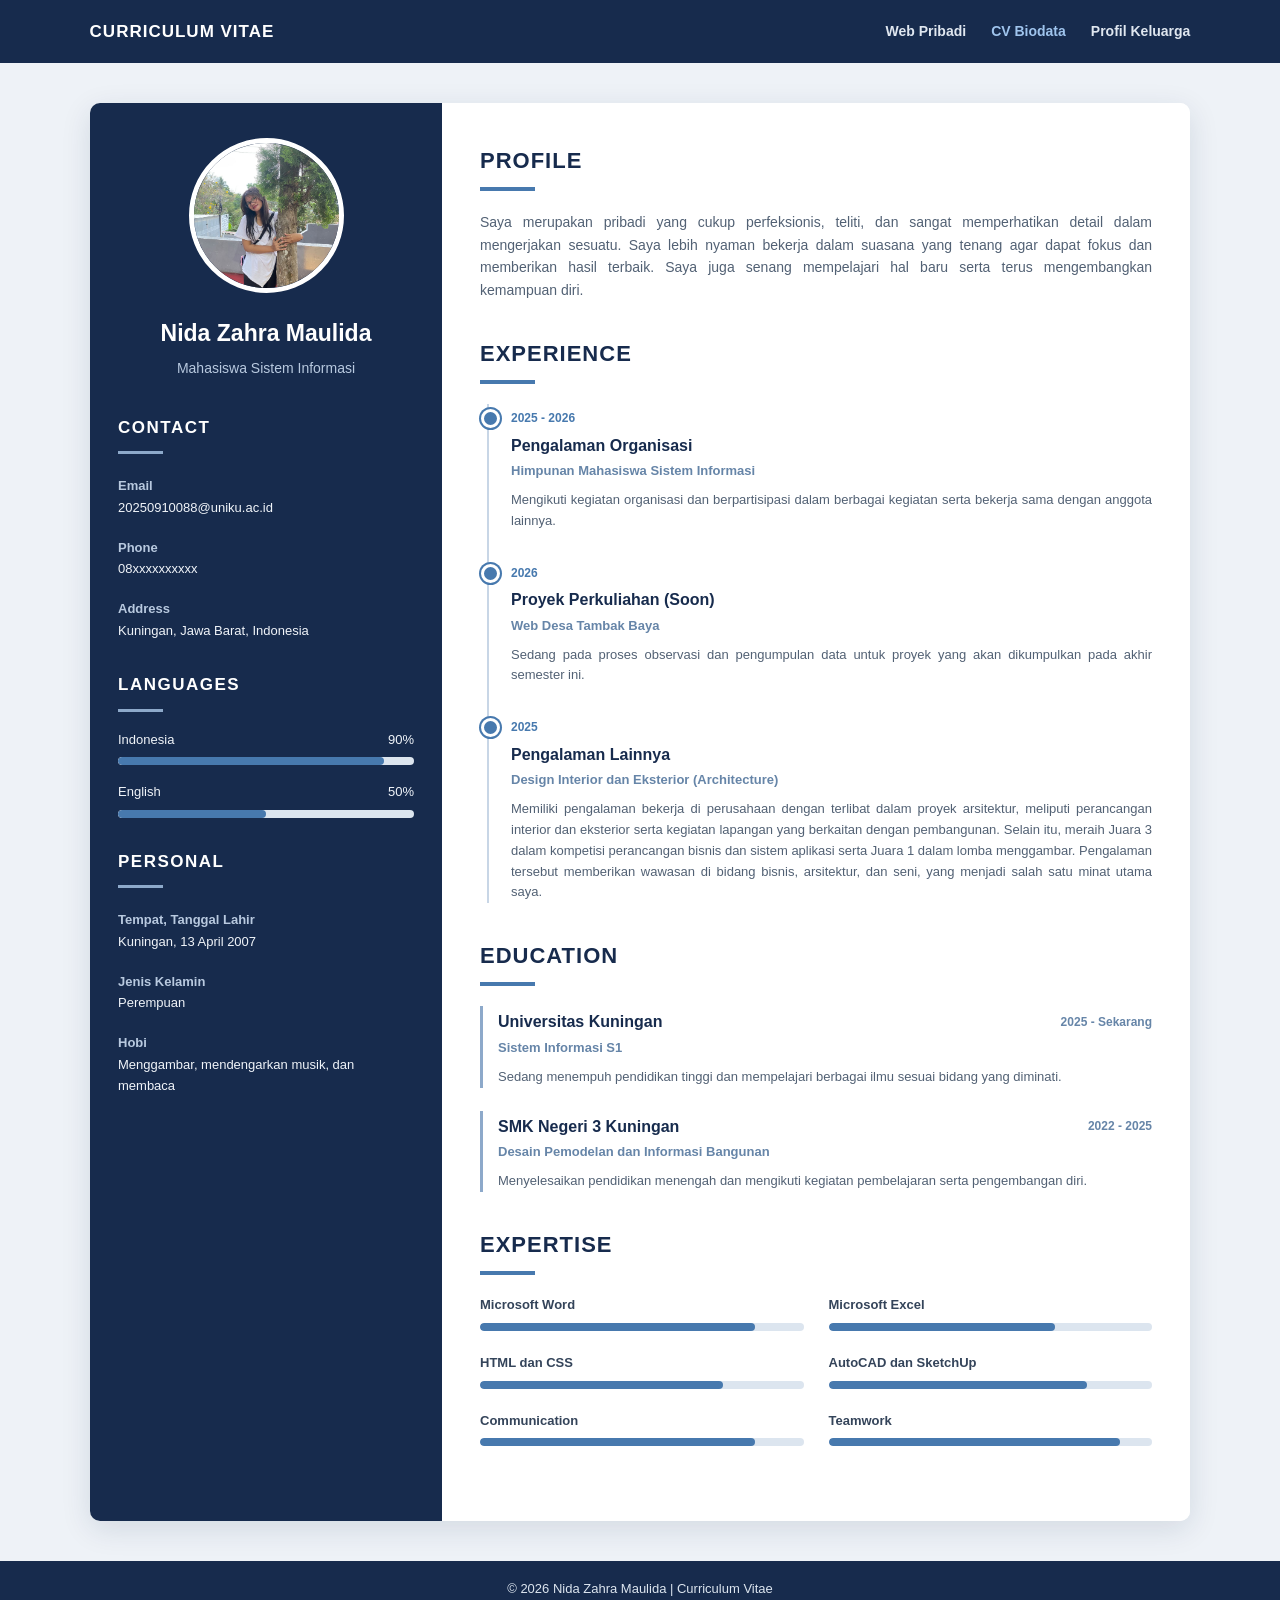
<file: TUGAS/TUGAS_WEB DESAIN_NIDAZM_20250910088/CV_BiodataDiri/index.html>
<!DOCTYPE html>
<html lang="id">
<head>
    <meta charset="UTF-8">
    <meta name="viewport" content="width=device-width, initial-scale=1.0">
    <title>CV - Nida Zahra Maulida</title>
    <link rel="stylesheet" href="style.css">
</head>

<body>

    <!-- NAVIGASI -->
    <nav class="navbar">
        <div class="nav-logo">CURRICULUM VITAE</div>

        <div class="nav-links">
            <a href="../../Tugas_Web_Profile/profile.html">Web Pribadi</a>
            <a href="index.html" class="active">CV Biodata</a>
            <a href="../Profil_Keluarga/index.html">Profil Keluarga</a>
        </div>
    </nav>

    <!-- CONTAINER CV -->
    <div class="cv-container">

        <!-- SIDEBAR KIRI -->
        <aside class="sidebar">

            <div class="profile">
                <img src="images/NIDA.jpeg" alt="Foto Nida Zahra Maulida">

                <h1>Nida Zahra Maulida</h1>
                <p>Mahasiswa Sistem Informasi</p>
            </div>

            <!-- CONTACT -->
            <section class="side-section">
                <h2>CONTACT</h2>

                <div class="line"></div>

                <div class="contact-item">
                    <strong>Email</strong>
                    <p>20250910088@uniku.ac.id</p>
                </div>

                <div class="contact-item">
                    <strong>Phone</strong>
                    <p>08xxxxxxxxxx</p>
                </div>

                <div class="contact-item">
                    <strong>Address</strong>
                    <p>Kuningan, Jawa Barat, Indonesia</p>
                </div>
            </section>

            <!-- LANGUAGES -->
            <section class="side-section">
                <h2>LANGUAGES</h2>

                <div class="line"></div>

                <div class="skill">
                    <div class="skill-info">
                        <span>Indonesia</span>
                        <span>90%</span>
                    </div>
                    <div class="bar">
                        <div class="fill indonesia"></div>
                    </div>
                </div>

                <div class="skill">
                    <div class="skill-info">
                        <span>English</span>
                        <span>50%</span>
                    </div>
                    <div class="bar">
                        <div class="fill english"></div>
                    </div>
                </div>
            </section>

            <!-- PERSONAL -->
            <section class="side-section">
                <h2>PERSONAL</h2>

                <div class="line"></div>

                <div class="contact-item">
                    <strong>Tempat, Tanggal Lahir</strong>
                    <p>Kuningan, 13 April 2007</p>
                </div>

                <div class="contact-item">
                    <strong>Jenis Kelamin</strong>
                    <p>Perempuan</p>
                </div>

                <div class="contact-item">
                    <strong>Hobi</strong>
                    <p>Menggambar, mendengarkan musik, dan membaca</p>
                </div>
            </section>

        </aside>

        <!-- KONTEN KANAN -->
        <main class="content">

            <!-- PROFILE -->
            <section class="content-section">
                <h2>PROFILE</h2>
                <div class="underline"></div>

                <p>
                    Saya merupakan pribadi yang cukup perfeksionis,
                    teliti, dan sangat memperhatikan detail dalam
                    mengerjakan sesuatu. Saya lebih nyaman bekerja
                    dalam suasana yang tenang agar dapat fokus dan
                    memberikan hasil terbaik. Saya juga senang
                    mempelajari hal baru serta terus mengembangkan
                    kemampuan diri.
                </p>
            </section>

            <!-- EXPERIENCE -->
            <section class="content-section">
                <h2>EXPERIENCE</h2>
                <div class="underline"></div>

                <div class="timeline">

                    <div class="timeline-item">
                        <span class="date">2025 - 2026</span>
                        <h3>Pengalaman Organisasi</h3>
                        <h4>Himpunan Mahasiswa Sistem Informasi</h4>
                        <p>
                            Mengikuti kegiatan organisasi dan berpartisipasi
                            dalam berbagai kegiatan serta bekerja sama
                            dengan anggota lainnya.
                        </p>
                    </div>

                    <div class="timeline-item">
                        <span class="date">2026</span>
                        <h3>Proyek Perkuliahan (Soon)</h3>
                        <h4>Web Desa Tambak Baya</h4>
                        <p>
                            Sedang pada proses observasi dan pengumpulan
                            data untuk proyek yang akan dikumpulkan pada
                            akhir semester ini.
                        </p>
                    </div>

                    <div class="timeline-item">
                        <span class="date">2025</span>
                        <h3>Pengalaman Lainnya</h3>
                        <h4>Design Interior dan Eksterior (Architecture)</h4>
                        <p>
                            Memiliki pengalaman bekerja di perusahaan
                            dengan terlibat dalam proyek arsitektur,
                            meliputi perancangan interior dan eksterior
                            serta kegiatan lapangan yang berkaitan dengan
                            pembangunan. Selain itu, meraih Juara 3 dalam
                            kompetisi perancangan bisnis dan sistem aplikasi
                            serta Juara 1 dalam lomba menggambar.
                            Pengalaman tersebut memberikan wawasan di
                            bidang bisnis, arsitektur, dan seni, yang
                            menjadi salah satu minat utama saya.
                        </p>
                    </div>

                </div>
            </section>

            <!-- EDUCATION -->
            <section class="content-section">
                <h2>EDUCATION</h2>
                <div class="underline"></div>

                <div class="education-item">
                    <div class="education-heading">
                        <h3>Universitas Kuningan</h3>
                        <span>2025 - Sekarang</span>
                    </div>

                    <h4>Sistem Informasi S1</h4>

                    <p>
                        Sedang menempuh pendidikan tinggi dan
                        mempelajari berbagai ilmu sesuai bidang
                        yang diminati.
                    </p>
                </div>

                <div class="education-item">
                    <div class="education-heading">
                        <h3>SMK Negeri 3 Kuningan</h3>
                        <span>2022 - 2025</span>
                    </div>

                    <h4>Desain Pemodelan dan Informasi Bangunan</h4>

                    <p>
                        Menyelesaikan pendidikan menengah dan
                        mengikuti kegiatan pembelajaran serta
                        pengembangan diri.
                    </p>
                </div>
            </section>

            <!-- EXPERTISE -->
            <section class="content-section">
                <h2>EXPERTISE</h2>
                <div class="underline"></div>

                <div class="expertise-grid">

                    <div class="expertise-item">
                        <div class="skill-info">
                            <span>Microsoft Word</span>
                        </div>
                        <div class="bar">
                            <div class="fill word"></div>
                        </div>
                    </div>

                    <div class="expertise-item">
                        <div class="skill-info">
                            <span>Microsoft Excel</span>
                        </div>
                        <div class="bar">
                            <div class="fill excel"></div>
                        </div>
                    </div>

                    <div class="expertise-item">
                        <div class="skill-info">
                            <span>HTML dan CSS</span>
                        </div>
                        <div class="bar">
                            <div class="fill html"></div>
                        </div>
                    </div>

                    <div class="expertise-item">
                        <div class="skill-info">
                            <span>AutoCAD dan SketchUp</span>
                        </div>
                        <div class="bar">
                            <div class="fill autocad"></div>
                        </div>
                    </div>

                    <div class="expertise-item">
                        <div class="skill-info">
                            <span>Communication</span>
                        </div>
                        <div class="bar">
                            <div class="fill communication"></div>
                        </div>
                    </div>

                    <div class="expertise-item">
                        <div class="skill-info">
                            <span>Teamwork</span>
                        </div>
                        <div class="bar">
                            <div class="fill teamwork"></div>
                        </div>
                    </div>

                </div>
            </section>

        </main>

    </div>

    <!-- FOOTER -->
    <footer>
        <p>&copy; 2026 Nida Zahra Maulida | Curriculum Vitae</p>
    </footer>

</body>
</html>
</file>
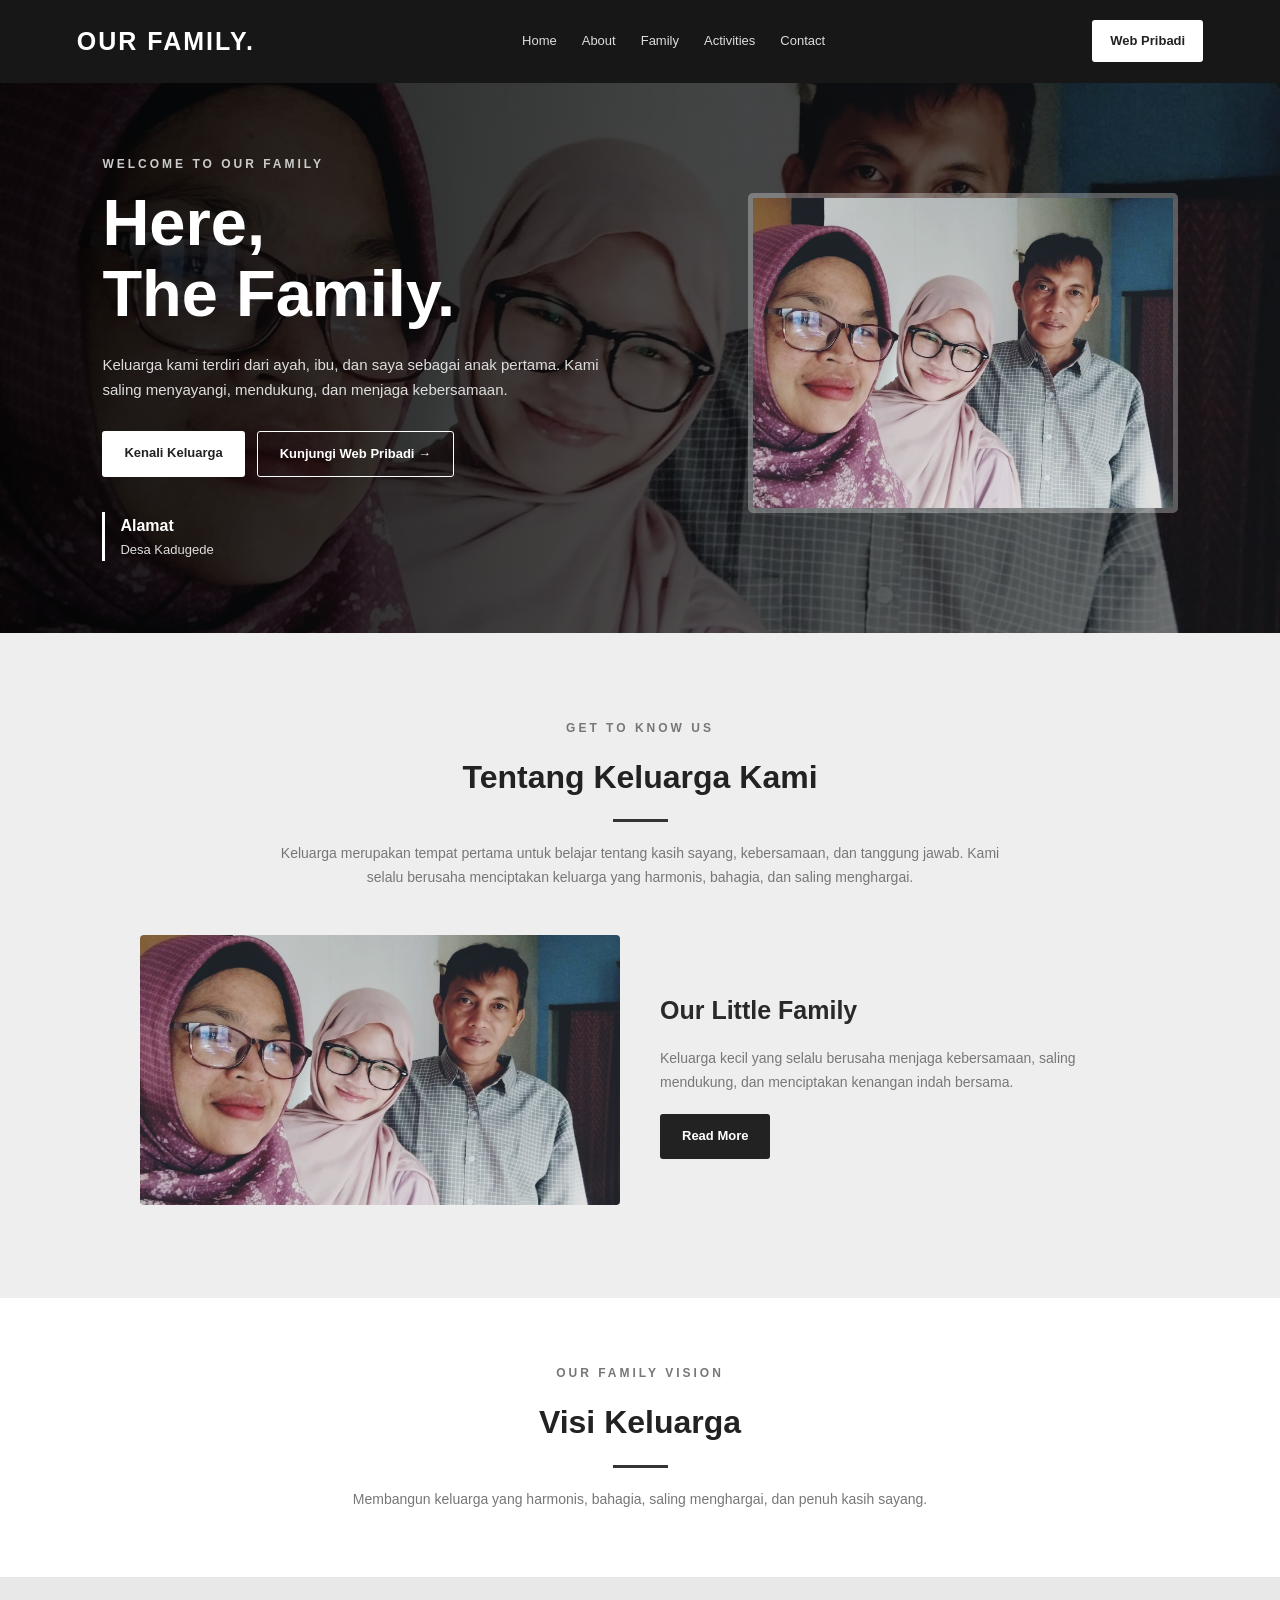
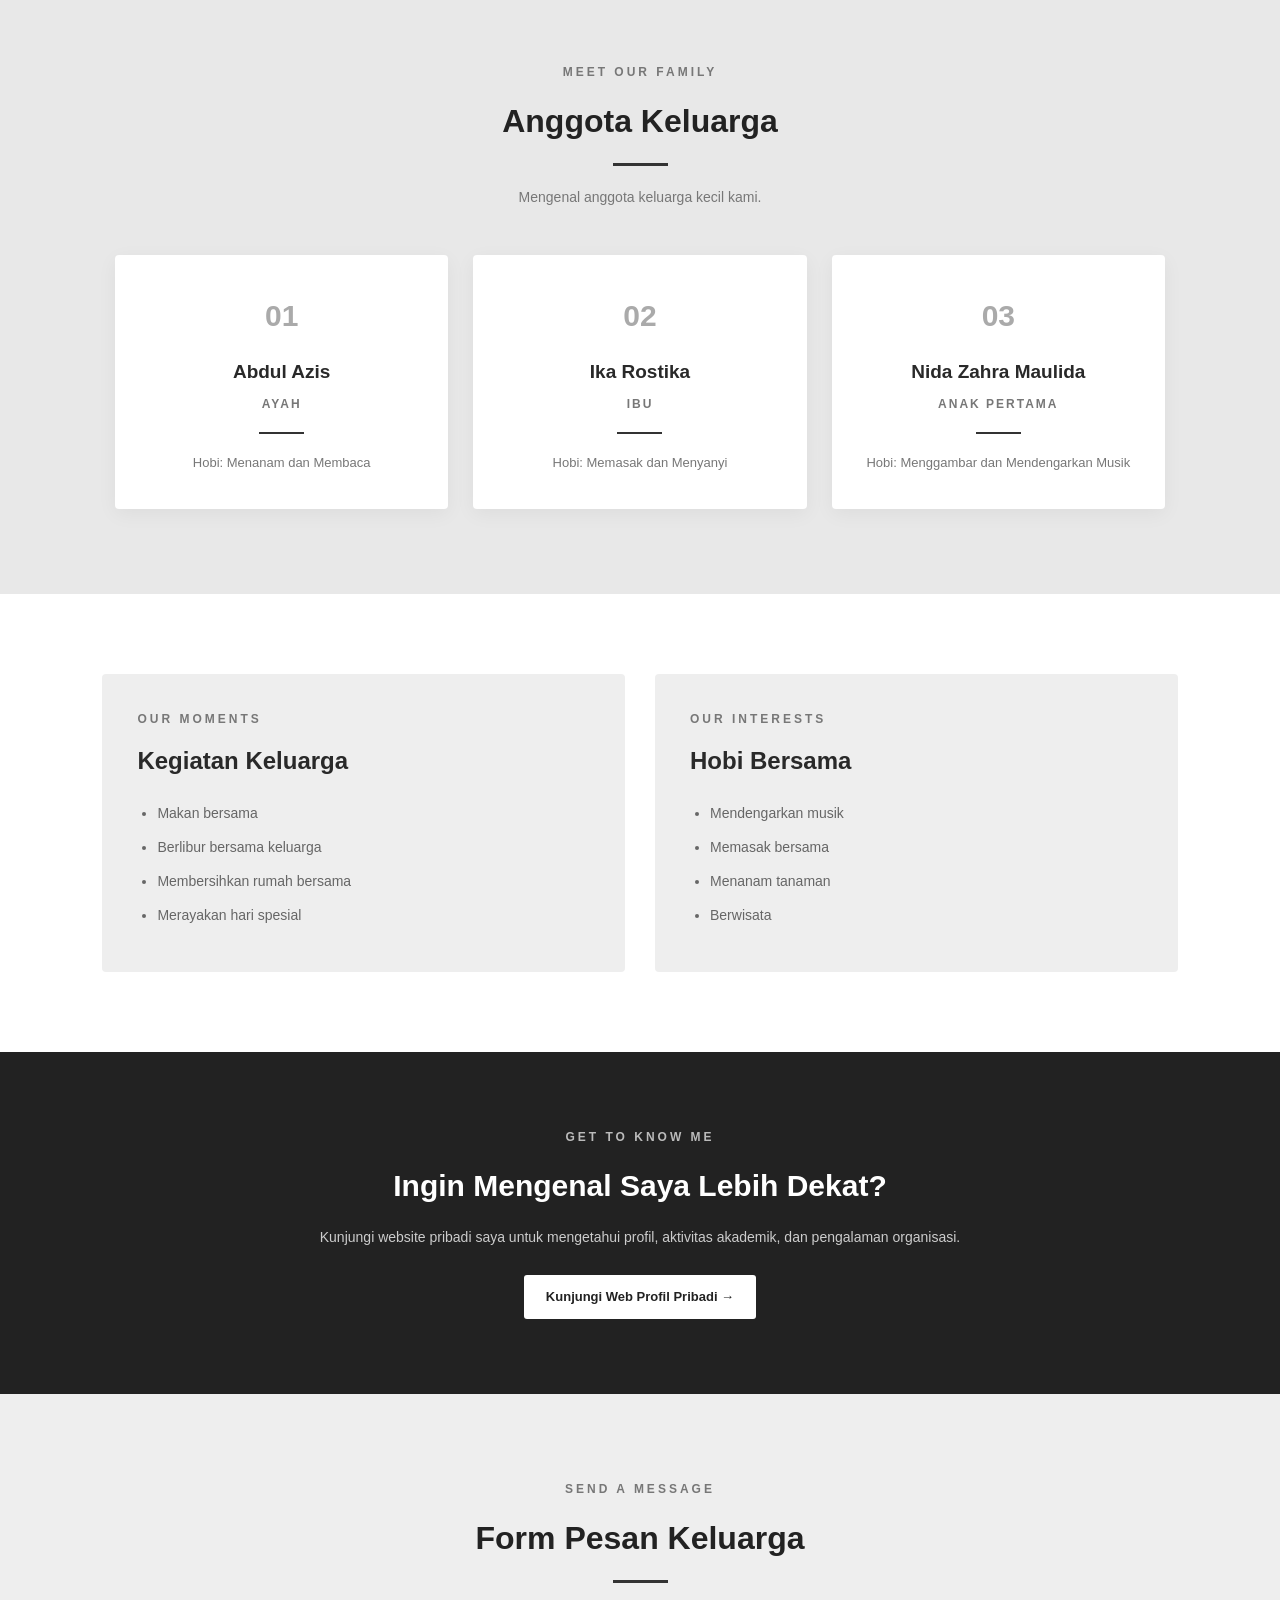
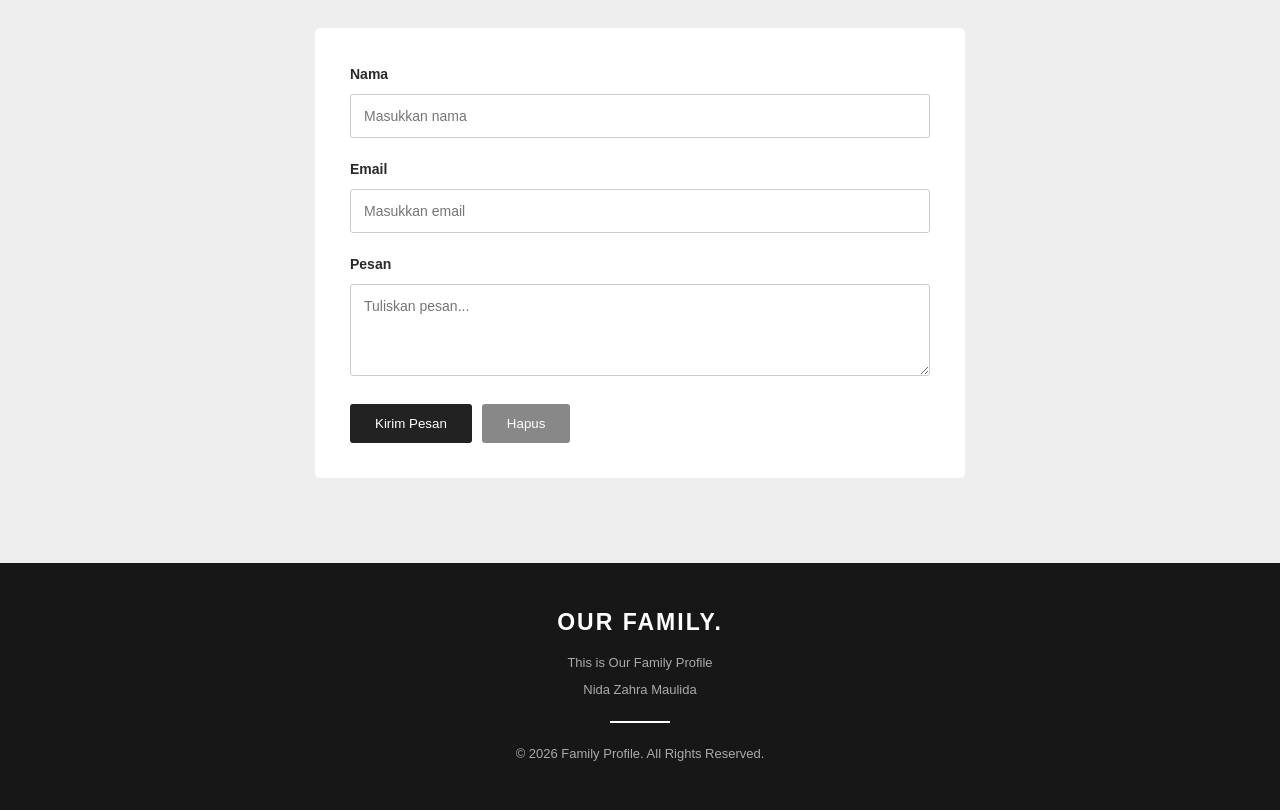
<file: TUGAS/TUGAS_WEB DESAIN_NIDAZM_20250910088/Profil_Keluarga/index.html>
<!DOCTYPE html>
<html lang="id">
<head>
    <meta charset="UTF-8">
    <meta name="viewport" content="width=device-width, initial-scale=1.0">
    <title>Our Family - Nida Zahra Maulida</title>
    <link rel="stylesheet" href="style.css">
</head>
<body>
    <!-- HEADER -->
    <header class="header">
        <div class="container navbar">
            <div class="logo">OUR FAMILY.</div>

            <nav>
                <a href="#beranda">Home</a>
                <a href="#about">About</a>
                <a href="#members">Family</a>
                <a href="#activities">Activities</a>
                <a href="#message">Contact</a>
            </nav>

            <a href="../../Tugas_Web_Profile/profile.html"
               class="nav-button">
                Web Pribadi
            </a>
        </div>
    </header>

    <!-- HERO -->
    <section class="hero" id="beranda">
        <div class="hero-content">
            <p class="subtitle">WELCOME TO OUR FAMILY</p>

            <h1>Here,<br>The Family.</h1>

            <p>
                Keluarga kami terdiri dari ayah, ibu,
                dan saya sebagai anak pertama.
                Kami saling menyayangi, mendukung,
                dan menjaga kebersamaan.
            </p>

            <div class="hero-buttons">
                <a href="#members" class="btn btn-light">
                    Kenali Keluarga
                </a>

                <a href="../../Tugas_Web_Profile/profile.html"
                   class="btn btn-outline">
                    Kunjungi Web Pribadi →
                </a>
            </div>

            <div class="address">
                <b>Alamat</b>
                <p>Desa Kadugede</p>
            </div>
        </div>

        <div class="hero-image">
            <img src="images/WhatsApp Image 2026-10-22 at 14.32.09.jpeg"
                 alt="Foto Keluarga">
        </div>
    </section>

    <!-- ABOUT -->
    <section class="about section" id="about">
        <div class="section-heading">
            <p class="subtitle">GET TO KNOW US</p>
            <h2>Tentang Keluarga Kami</h2>
            <div class="line"></div>
            <p>
                Keluarga merupakan tempat pertama untuk belajar
                tentang kasih sayang, kebersamaan, dan tanggung jawab.
                Kami selalu berusaha menciptakan keluarga yang
                harmonis, bahagia, dan saling menghargai.
            </p>
        </div>

        <div class="about-box">
            <div class="about-image">
                <img src="images/WhatsApp Image 2026-10-22 at 14.32.09.jpeg"
                     alt="Kebersamaan Keluarga">
            </div>

            <div class="about-text">
                <h3>Our Little Family</h3>
                <p>
                    Keluarga kecil yang selalu berusaha
                    menjaga kebersamaan, saling mendukung,
                    dan menciptakan kenangan indah bersama.
                </p>
                <a href="#members" class="btn btn-dark">
                    Read More
                </a>
            </div>
        </div>
    </section>

    <!-- VISI KELUARGA -->
    <section class="vision section">
        <div class="section-heading">
            <p class="subtitle">OUR FAMILY VISION</p>
            <h2>Visi Keluarga</h2>
            <div class="line"></div>
            <p>
                Membangun keluarga yang harmonis, bahagia,
                saling menghargai, dan penuh kasih sayang.
            </p>
        </div>
    </section>

    <!-- ANGGOTA KELUARGA -->
    <section class="members section" id="members">
        <div class="section-heading">
            <p class="subtitle">MEET OUR FAMILY</p>
            <h2>Anggota Keluarga</h2>
            <div class="line"></div>
            <p>Mengenal anggota keluarga kecil kami.</p>
        </div>

        <div class="member-container">

            <div class="member-card">
                <span>01</span>
                <h3>Abdul Azis</h3>
                <p class="status">AYAH</p>
                <hr>
                <p>Hobi: Menanam dan Membaca</p>
            </div>

            <div class="member-card">
                <span>02</span>
                <h3>Ika Rostika</h3>
                <p class="status">IBU</p>
                <hr>
                <p>Hobi: Memasak dan Menyanyi</p>
            </div>

            <div class="member-card">
                <span>03</span>
                <h3>Nida Zahra Maulida</h3>
                <p class="status">ANAK PERTAMA</p>
                <hr>
                <p>Hobi: Menggambar dan Mendengarkan Musik</p>
            </div>

        </div>
    </section>

    <!-- KEGIATAN DAN HOBI -->
    <section class="activities section" id="activities">

        <div class="activity-box">
            <p class="subtitle">OUR MOMENTS</p>
            <h2>Kegiatan Keluarga</h2>

            <ul>
                <li>Makan bersama</li>
                <li>Berlibur bersama keluarga</li>
                <li>Membersihkan rumah bersama</li>
                <li>Merayakan hari spesial</li>
            </ul>
        </div>

        <div class="activity-box">
            <p class="subtitle">OUR INTERESTS</p>
            <h2>Hobi Bersama</h2>

            <ul>
                <li>Mendengarkan musik</li>
                <li>Memasak bersama</li>
                <li>Menanam tanaman</li>
                <li>Berwisata</li>
            </ul>
        </div>

    </section>

    <!-- CALL TO ACTION -->
    <section class="cta">
        <p class="subtitle">GET TO KNOW ME</p>
        <h2>Ingin Mengenal Saya Lebih Dekat?</h2>
        <p>
            Kunjungi website pribadi saya untuk mengetahui
            profil, aktivitas akademik, dan pengalaman organisasi.
        </p>
        <a href="../../Tugas_Web_Profile/profile.html"
           class="btn btn-light">
            Kunjungi Web Profil Pribadi →
        </a>
    </section>

    <!-- FORM PESAN -->
    <section class="message section" id="message">
        <div class="section-heading">
            <p class="subtitle">SEND A MESSAGE</p>
            <h2>Form Pesan Keluarga</h2>
            <div class="line"></div>
        </div>

        <form action="#" method="get">

            <label for="nama">Nama</label>
            <input type="text" id="nama" name="nama"
                   placeholder="Masukkan nama" required>

            <label for="email">Email</label>
            <input type="email" id="email" name="email"
                   placeholder="Masukkan email" required>

            <label for="pesan">Pesan</label>
            <textarea id="pesan" name="pesan"
                      rows="4"
                      placeholder="Tuliskan pesan..."
                      required></textarea>

            <div class="form-buttons">
                <button type="submit">Kirim Pesan</button>
                <button type="reset" class="reset">Hapus</button>
            </div>

        </form>
    </section>

    <!-- FOOTER -->
    <footer class="footer">
        <h3>OUR FAMILY.</h3>
        <p>This is Our Family Profile</p>
        <p>Nida Zahra Maulida</p>
        <div class="footer-line"></div>
        <p>© 2026 Family Profile. All Rights Reserved.</p>
    </footer>
</body>
</html>
</file>
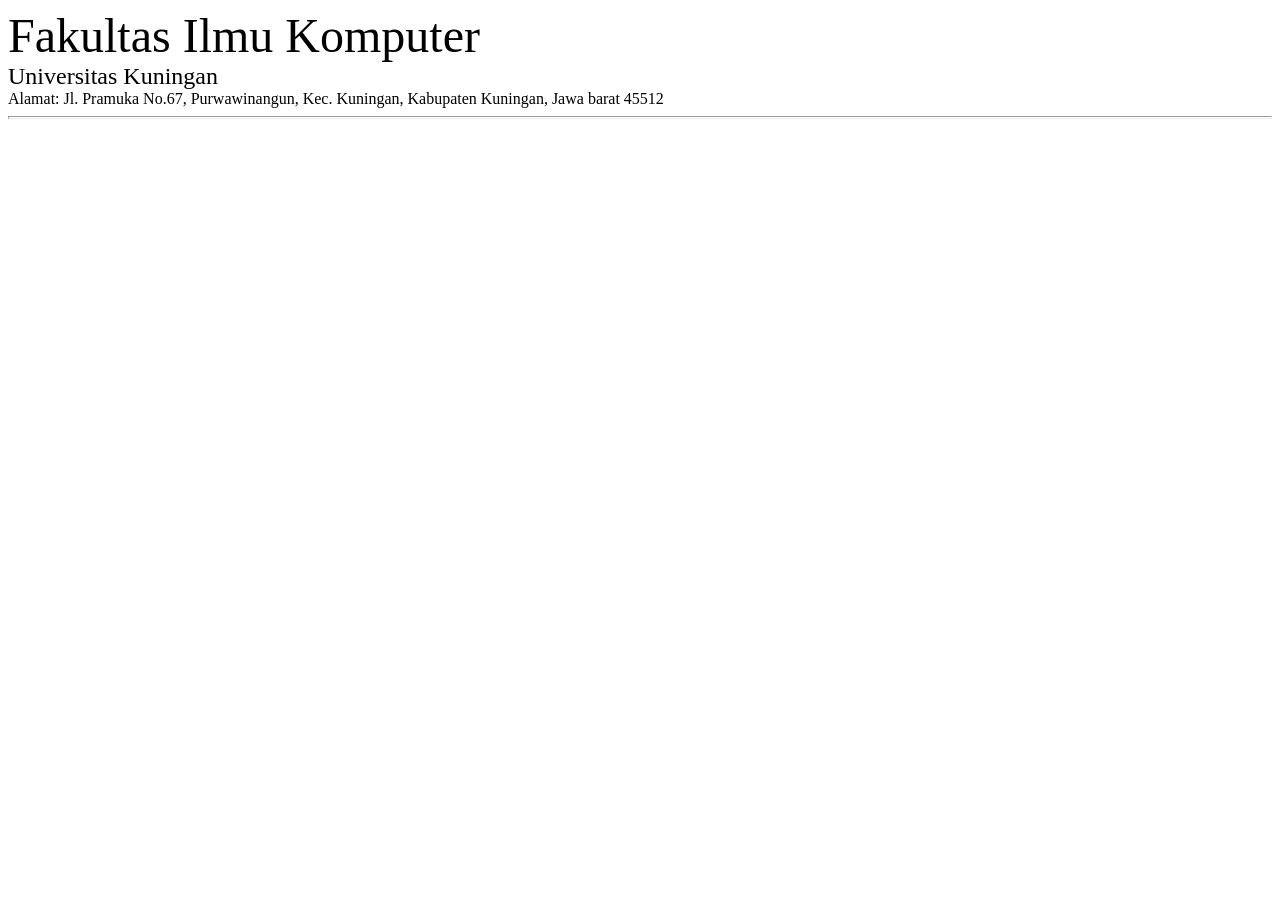
<file: PRAKTIKUM/Modul_01/Latihan_01_01.html>
<!DOCTYPE html>
<html lang="en">
<head>
    <meta charset="UTF-8">
    <meta name="viewport" content="width=<device-width>, initial-scale=1.0">
    <title>Document</title>
</head>
<body>
    <font size="7">Fakultas Ilmu Komputer</font> <br>
    <font size="5">Universitas Kuningan</font> <br>
    <font size="3">
        Alamat: Jl. Pramuka No.67, Purwawinangun, Kec. Kuningan, Kabupaten Kuningan, Jawa barat 45512</font>
        <hr size="3">
</body>
</html>
</file>
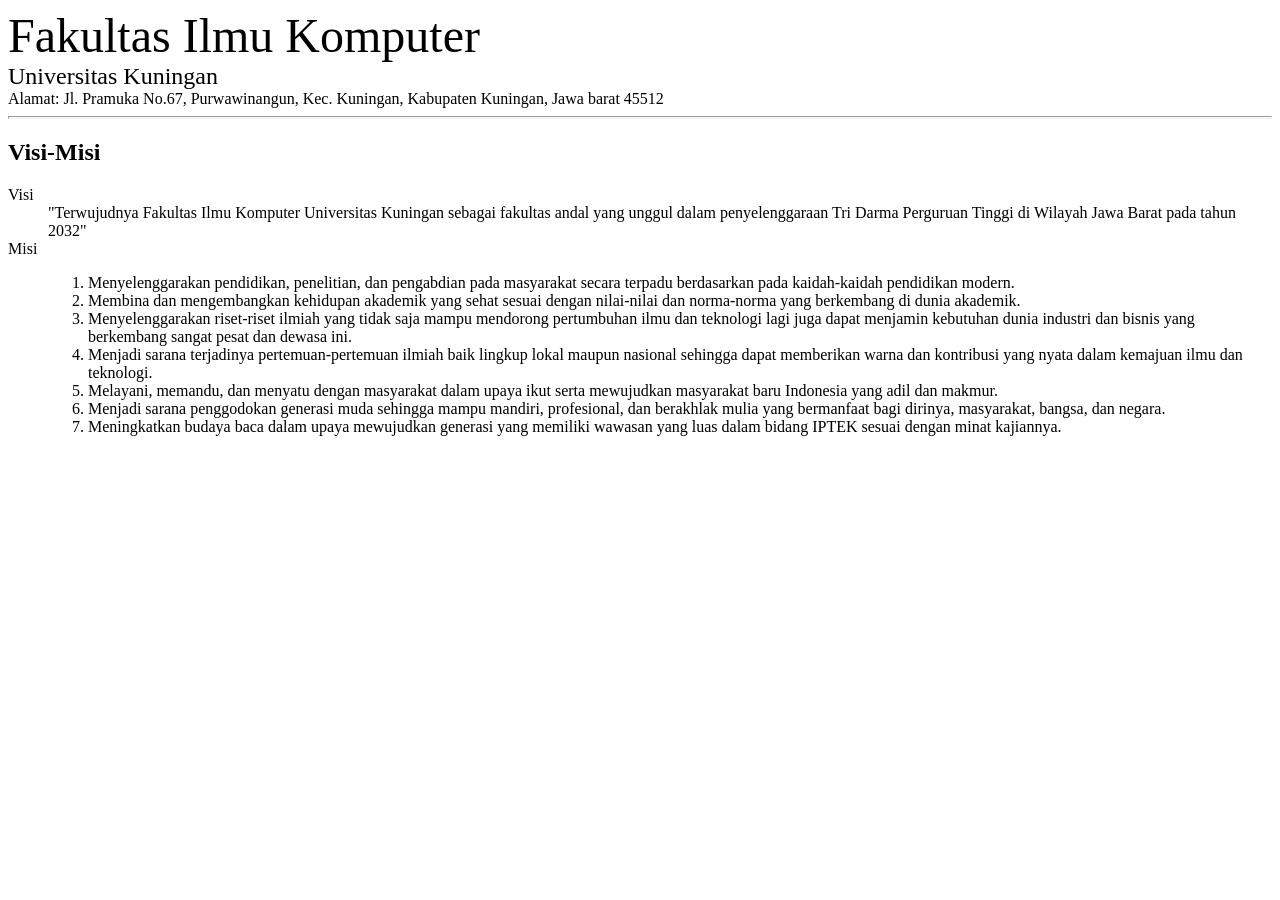
<file: PRAKTIKUM/Modul_01/Latihan_01_02.html>
<!DOCTYPE html>
<html lang="en">

<head>
    <meta charset="UTF-8">
    <meta name="viewport" content="width=<device-width>, initial-scale=1.0">
    <title>Document</title>
</head>

<body>
    <font size="7">Fakultas Ilmu Komputer</font> <br>
    <font size="5">Universitas Kuningan</font> <br>
    <font size="3">
        Alamat: Jl. Pramuka No.67, Purwawinangun, Kec. Kuningan, Kabupaten Kuningan, Jawa barat 45512</font>
    <hr size="3">
    <main>
        <div>
            <article>
                <h1> Visi-Misi</h1>
                <dl>
                    <dt>Visi</dt>
                    <dd>
                        "Terwujudnya Fakultas Ilmu Komputer Universitas Kuningan sebagai fakultas andal yang unggul
                        dalam penyelenggaraan Tri Darma Perguruan Tinggi di Wilayah Jawa Barat pada tahun 2032"
                    </dd>
                    <dt>Misi</dt>
                    <dd>
                        <ol type="1">
                            <li>
                                Menyelenggarakan pendidikan, penelitian, dan pengabdian pada masyarakat secara terpadu
                                berdasarkan pada kaidah-kaidah pendidikan modern.
                            </li>
                            <li>
                                Membina dan mengembangkan kehidupan akademik yang sehat sesuai dengan nilai-nilai dan
                                norma-norma yang berkembang di dunia akademik.
                            </li>
                            <li>
                                Menyelenggarakan riset-riset ilmiah yang tidak saja mampu mendorong pertumbuhan ilmu dan
                                teknologi lagi juga dapat menjamin kebutuhan dunia industri dan bisnis yang berkembang
                                sangat pesat dan dewasa ini.
                            </li>
                            <li>
                                Menjadi sarana terjadinya pertemuan-pertemuan ilmiah baik lingkup lokal maupun nasional
                                sehingga dapat memberikan warna dan kontribusi yang nyata dalam kemajuan ilmu dan
                                teknologi.
                            </li>
                            <li>
                                Melayani, memandu, dan menyatu dengan masyarakat dalam upaya ikut serta mewujudkan
                                masyarakat baru Indonesia yang adil dan makmur.
                            </li>
                            <li>
                                Menjadi sarana penggodokan generasi muda sehingga mampu mandiri, profesional, dan
                                berakhlak mulia yang bermanfaat bagi dirinya, masyarakat, bangsa, dan negara.
                            </li>
                            <li>
                                Meningkatkan budaya baca dalam upaya mewujudkan generasi yang memiliki wawasan yang luas
                                dalam bidang IPTEK sesuai dengan minat kajiannya.
                            </li>
                        </ol>
                    </dd>
                </dl>
            </article>
        </div>
    </main>
</body>

</html>
</file>
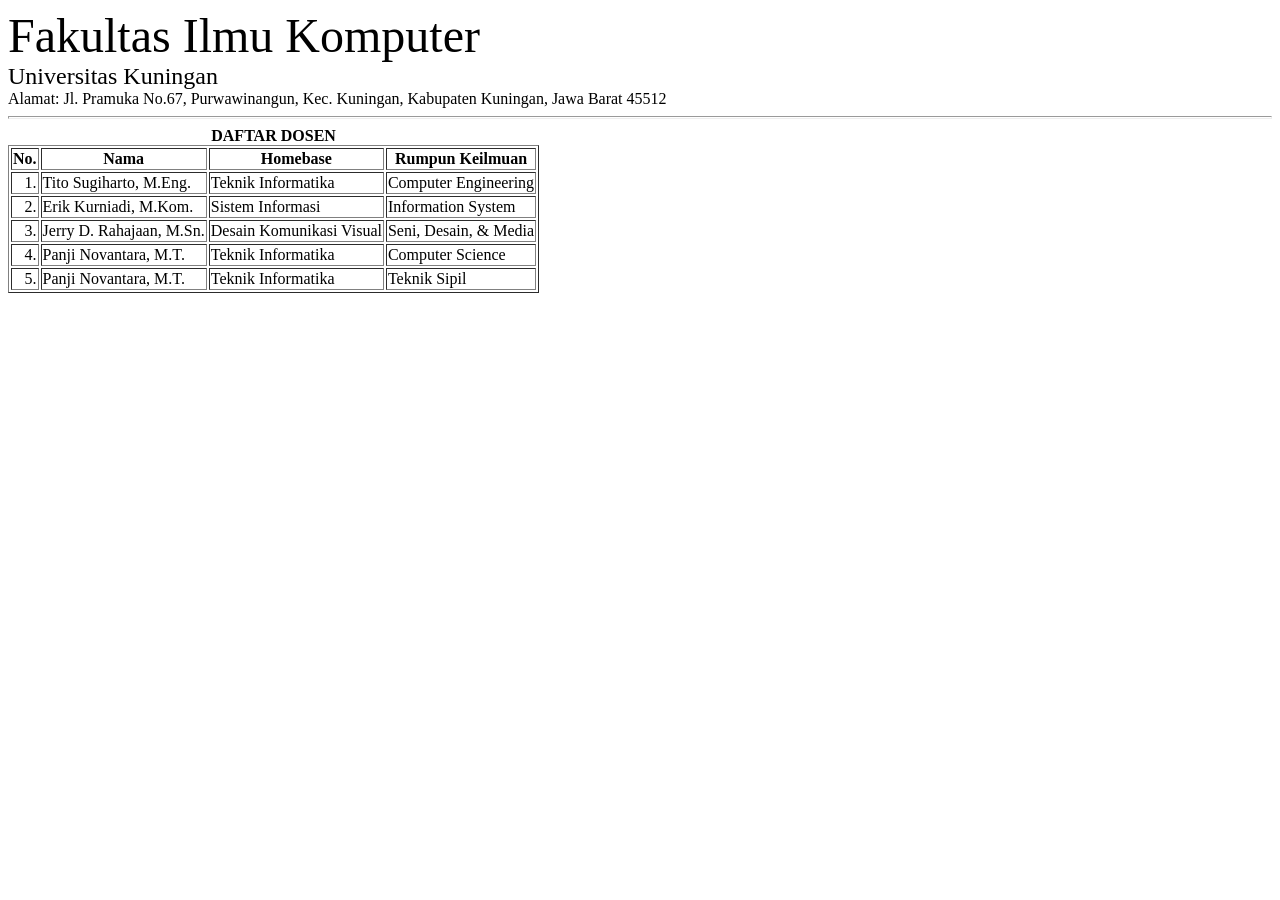
<file: PRAKTIKUM/Modul_01/Latihan_01_04.html>
<!DOCTYPE html>
<html lang="en">
<head>
    <meta charset="UTF-8">
    <meta name="viewport" content="width=device-width, initial-scale=1.0">
    <title>Latihan 04</title>
</head>
<body>
    <font size="7">Fakultas Ilmu Komputer</font> <br>
    <font size="5">Universitas Kuningan</font> <br>
    <font size="3">
        Alamat: Jl. Pramuka No.67, Purwawinangun,
        Kec. Kuningan, Kabupaten Kuningan, Jawa Barat 45512</font>
    <hr size="3">

    <table border="1">
        <caption><strong>DAFTAR DOSEN</strong></caption>
        <tr>
            <th>No.</th>
            <th>Nama</th>
            <th>Homebase</th>
            <th>Rumpun Keilmuan</th>
        </tr>
        <tr>
            <td align="right">1.</td>
            <td>Tito Sugiharto, M.Eng.</td>
            <td>Teknik Informatika</td>
            <td>Computer Engineering</td>
        </tr>
        <tr>
            <td align="right">2.</td>
            <td>Erik Kurniadi, M.Kom.</td>
            <td>Sistem Informasi</td>
            <td>Information System</td>
        </tr>
        <tr>
            <td align="right">3.</td>
            <td>Jerry D. Rahajaan, M.Sn.</td>
            <td>Desain Komunikasi Visual</td>
            <td>Seni, Desain, &amp; Media</td>
        </tr>
        <tr>
            <td align="right">4.</td>
            <td>Panji Novantara, M.T.</td>
            <td>Teknik Informatika</td>
            <td>Computer Science</td>
        </tr>
        <tr>
            <td align="right">5.</td>
            <td>Panji Novantara, M.T.</td>
            <td>Teknik Informatika</td>
            <td>Teknik Sipil</td>
        </tr>
    </table>
</body>
</html>
</file>
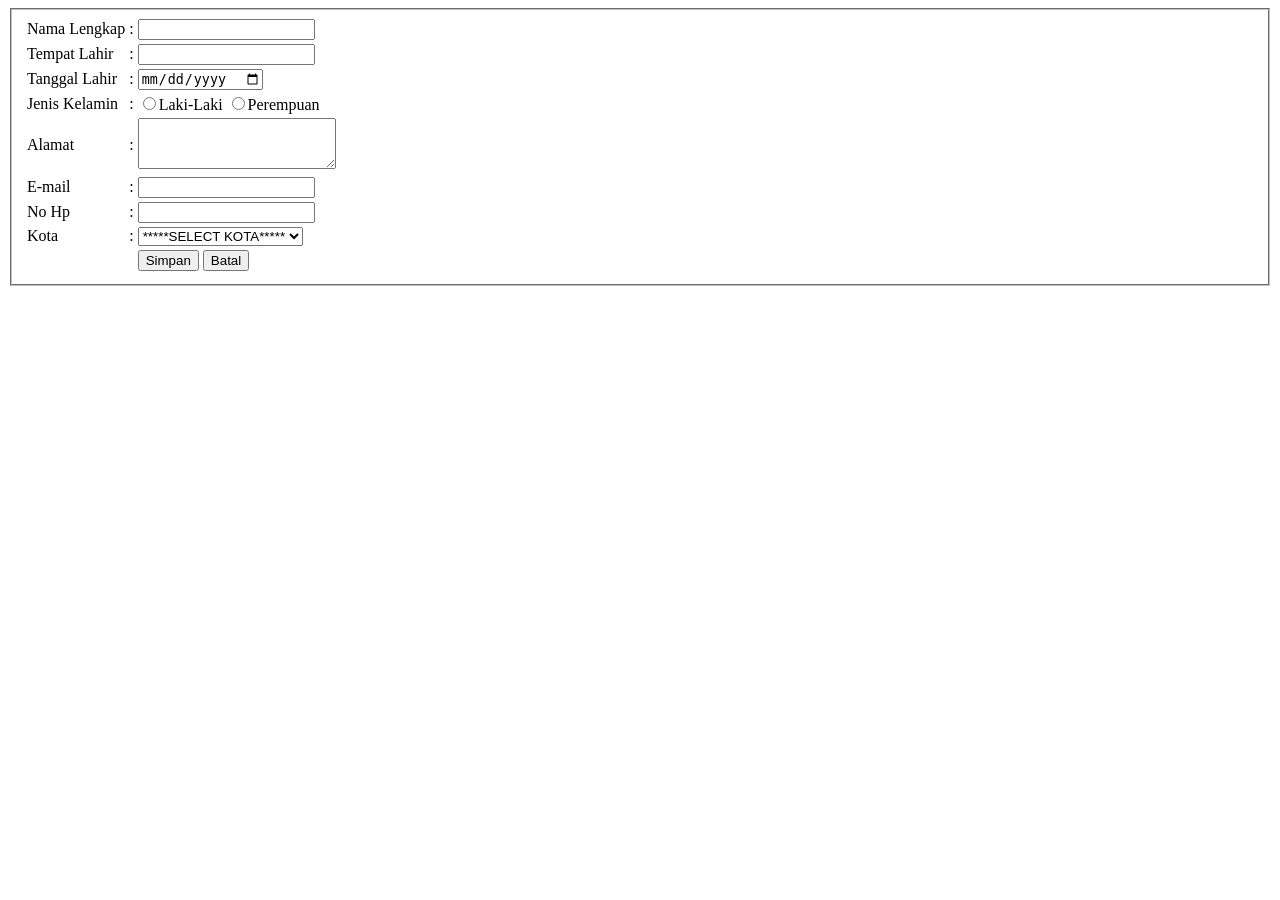
<file: PRAKTIKUM/Modul_01/Latihan_01_05.html>
<!DOCTYPE html>
<html lang="en">
<head>
    <meta charset="UTF-8">
    <meta name="viewport" content="width=device-width, initial-scale=1.0">
    <title>Latihan 5</title>
</head>
<body>
    <form action="">
        <fieldset>
            <table>
                <tr>
                    <td>Nama Lengkap</td>
                    <td>:</td>
                    <td><input type="text"></td>
                </tr>
                <tr>
                    <td>Tempat Lahir</td>
                    <td>:</td>
                    <td><input type="text"></td>
                </tr>
                <tr>
                    <td>Tanggal Lahir</td>
                    <td>:</td>
                    <td><input type="date"></td>
                </tr>
                <tr>
                    <td>Jenis Kelamin</td>
                    <td>:</td>
                    <td>
                        <input type="radio" name="jenis_kelamin"
                        value="laki-laki"/>Laki-Laki
                        <input type="radio" name="jenis_kelamin"
                        value="perempuan"/>Perempuan
                    </td>
                </tr>
                <tr>
                    <td>Alamat</td>
                    <td>:</td>
                    <td><textarea cols="22" rows="3"></textarea></td>
                </tr>
                <tr>
                    <td>E-mail</td>
                    <td>:</td>
                    <td><input type="email"></td>
                </tr>
                <tr>
                    <td>No Hp</td>
                    <td>:</td>
                    <td><input type="text"></td>
                </tr>
                <tr>
                    <td>Kota</td>
                    <td>:</td>
                    <td>
                        <select>
                            <option>*****SELECT KOTA*****</option>
                            <option>Bogor</option>
                            <option>Jakarta</option>
                            <option>Bekasi</option>
                            <option>Tangerang</option>
                            <option>Depok</option>
                            <option>cikarang</option>
                            <option>Banten</option>
                        </select>
                    </td>
                </tr>
                <tr>
                    <td>&nbsp;</td>
                    <td>&nbsp;</td>
                    <td>
                        <input type="submit" name="submit"
                        value="Simpan"/>
                        <input type="reset" name="reset"
                        value="Batal"/>
                    </td>
                </tr>
            </table>
        </fieldset>
    </form>
</body>
</html>
</file>
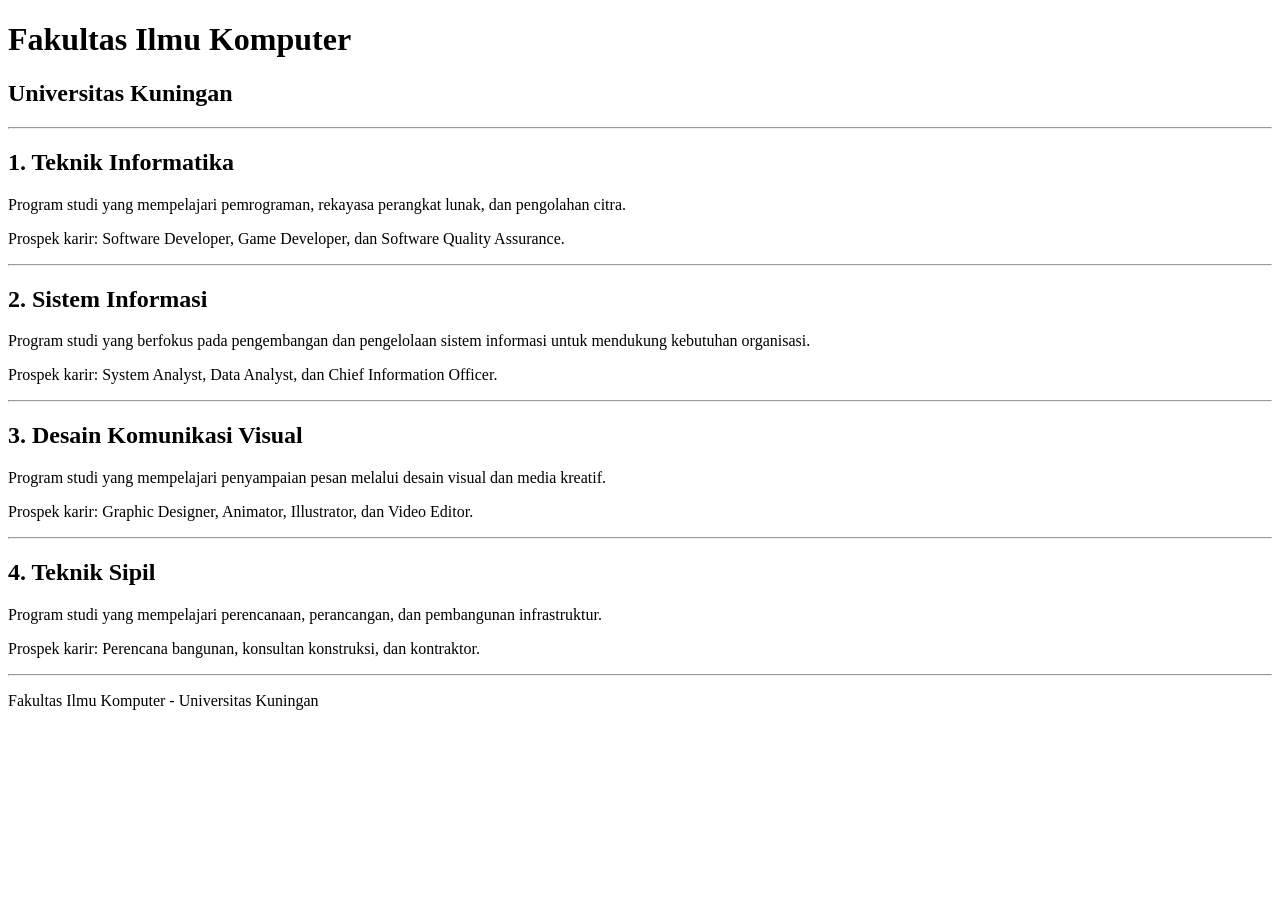
<file: PRAKTIKUM/Modul_01/PostTest.html>
<!DOCTYPE html>
<html lang="id">
<head>
    <meta charset="UTF-8">
    <meta name="viewport" content="width=device-width, initial-scale=1.0">
    <title>Profil Program Studi FKOM</title>
</head>
<body>
    <h1>Fakultas Ilmu Komputer</h1>
    <h2>Universitas Kuningan</h2>
    <hr>

    <h2>1. Teknik Informatika</h2>
    <p>
        Program studi yang mempelajari pemrograman,
        rekayasa perangkat lunak, dan pengolahan citra.
    </p>
    <p>Prospek karir: Software Developer, Game Developer,
    dan Software Quality Assurance.</p>

    <hr>

    <h2>2. Sistem Informasi</h2>
    <p>
        Program studi yang berfokus pada pengembangan
        dan pengelolaan sistem informasi untuk mendukung
        kebutuhan organisasi.
    </p>
    <p>Prospek karir: System Analyst, Data Analyst,
    dan Chief Information Officer.</p>

    <hr>

    <h2>3. Desain Komunikasi Visual</h2>
    <p>
        Program studi yang mempelajari penyampaian pesan
        melalui desain visual dan media kreatif.
    </p>
    <p>Prospek karir: Graphic Designer, Animator,
    Illustrator, dan Video Editor.</p>

    <hr>

    <h2>4. Teknik Sipil</h2>
    <p>
        Program studi yang mempelajari perencanaan,
        perancangan, dan pembangunan infrastruktur.
    </p>
    <p>Prospek karir: Perencana bangunan,
    konsultan konstruksi, dan kontraktor.</p>

    <hr>
    <p>Fakultas Ilmu Komputer - Universitas Kuningan</p>
</body>
</html>
</file>
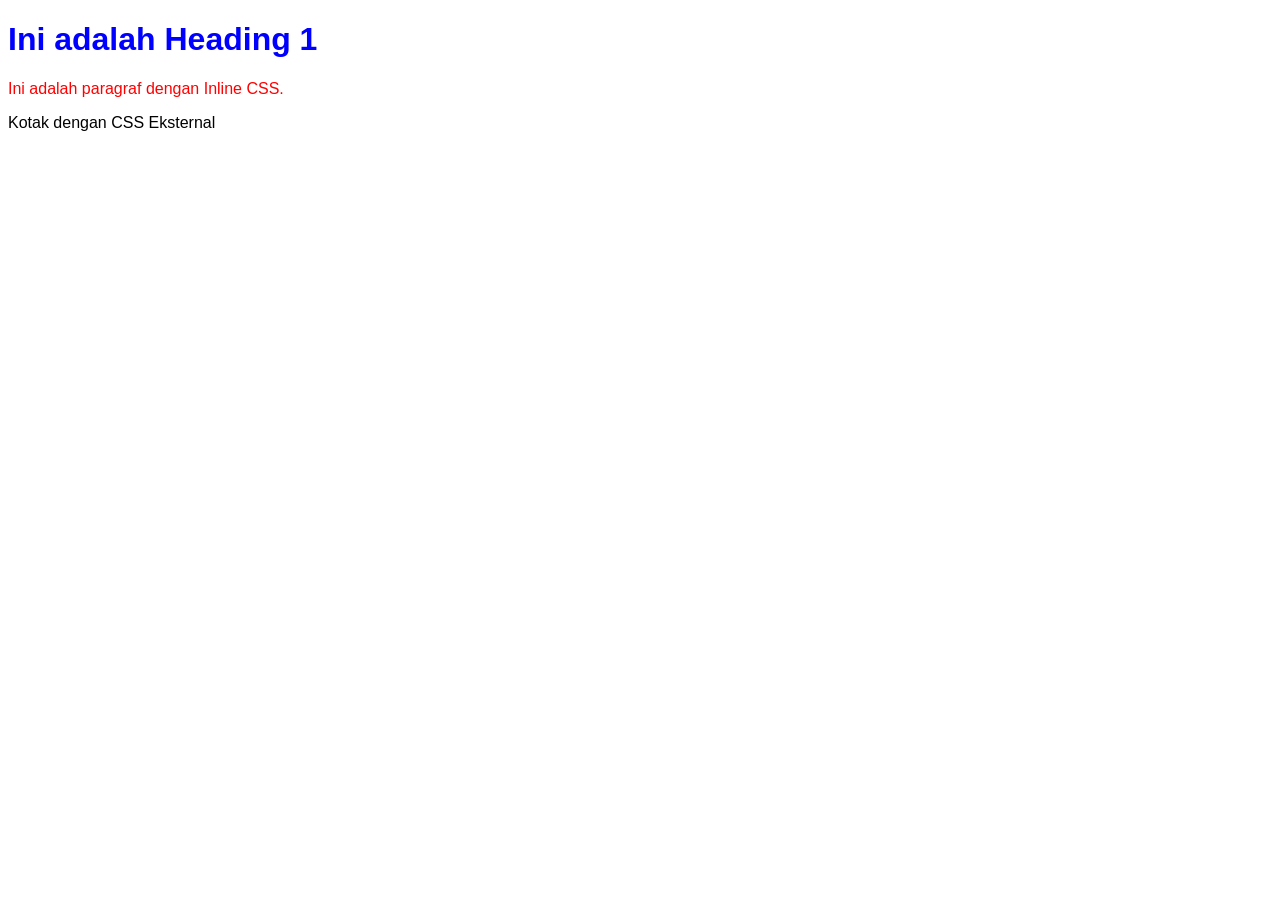
<file: PRAKTIKUM/Modul_03/Latihan_03_01.html>
<!--index.html-->
<!DOCTYPE html>
<html lang="en">
<head>
    <meta charset="UTF-8">
    <meta name="viewport" content="width=device-width, initial-scale=1.0">
    <title>Praktikum CSS</title>
    <!--Internal CSS-->
    <style>
        body{
            font-family:Arial, sans-serif;
        }
        h1{
            color:blue;
        }
    </style>
    <!--External CSS-->
    <link rel="stylesheet" href="stylesheet_03_01.css">
</head>
<body>
    <h1>Ini adalah Heading 1</h1>
    <p style="color:red;">Ini adalah paragraf dengan Inline CSS.</p>
    <div class="kotak">Kotak dengan CSS Eksternal</div>
</body>
</html>
</file>
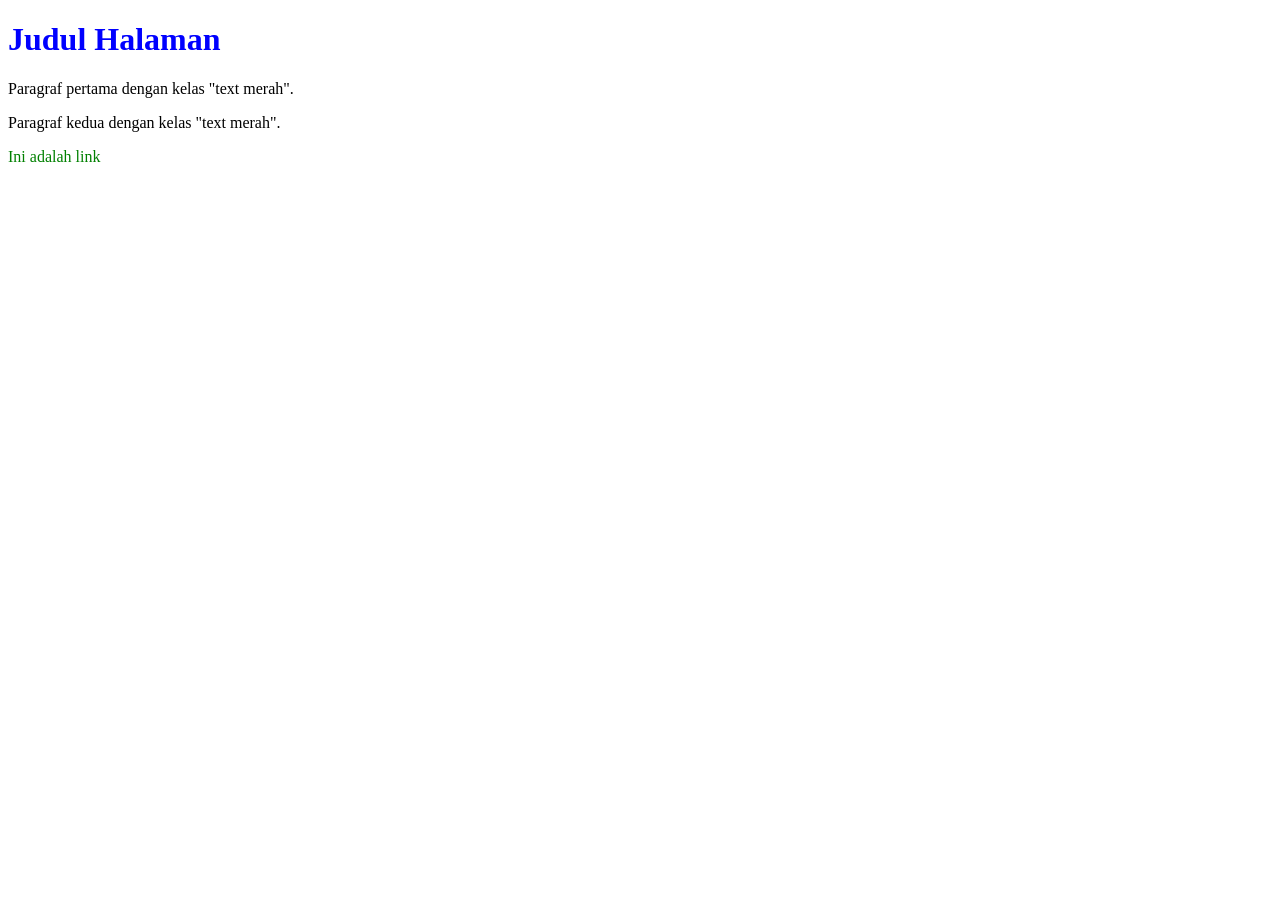
<file: PRAKTIKUM/Modul_03/Latihan_03_02.html>
<!DOCTYPE html>
<html lang="en">
<head>
    <meta charset="UTF-8">
    <meta name="viewport" content="width=device-width, initial-scale=1.0">
    <title>Praktikum Selektor CSS</title>
    <link rel="stylesheet" href="stylesheet_03_02.css">
</head>
<body>
    <h1 id="judul">Judul Halaman</h1>
    <p class="text merah">Paragraf pertama dengan kelas "text merah".</p>
    <p class="text merah">Paragraf kedua dengan kelas "text merah".</p>
    <a href="#" title="Link">Ini adalah link</a>
</body>
</html>
</file>
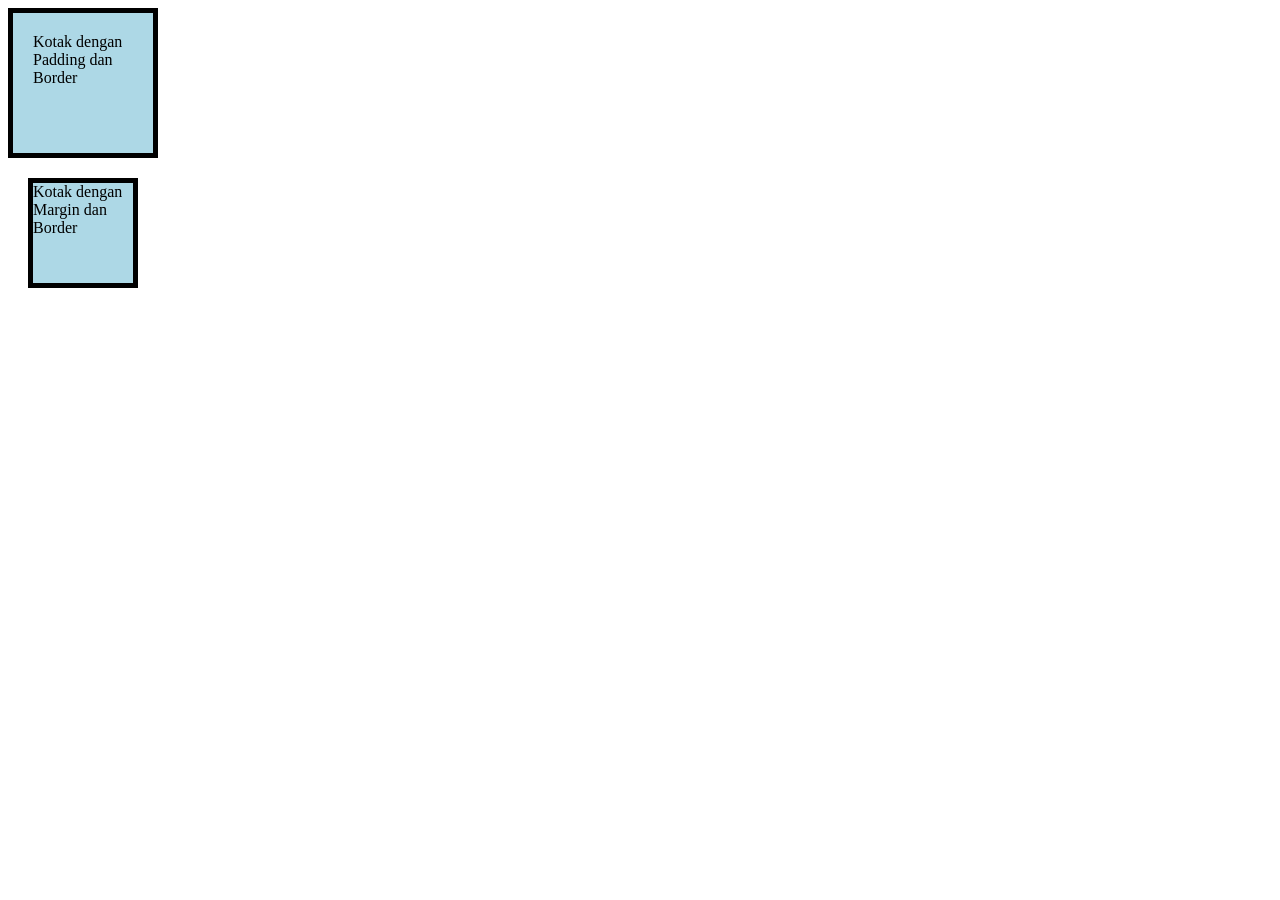
<file: PRAKTIKUM/Modul_03/Latihan_03_03.html>
<!DOCTYPE html>
<html lang="en">
<head>
    <meta charset="UTF-8">
    <meta name="viewport" content="width=device-width, initial-scale=1.0">
    <title>Praktikum Box Model</title>
    <link rel="stylesheet" href="stylesheet_03_03.css">
</head>
<body>
    <div class="kotak">Kotak dengan Padding dan Border</div>
    <div class="kotak">Kotak dengan Margin dan Border</div>
</body>
</html>
</file>
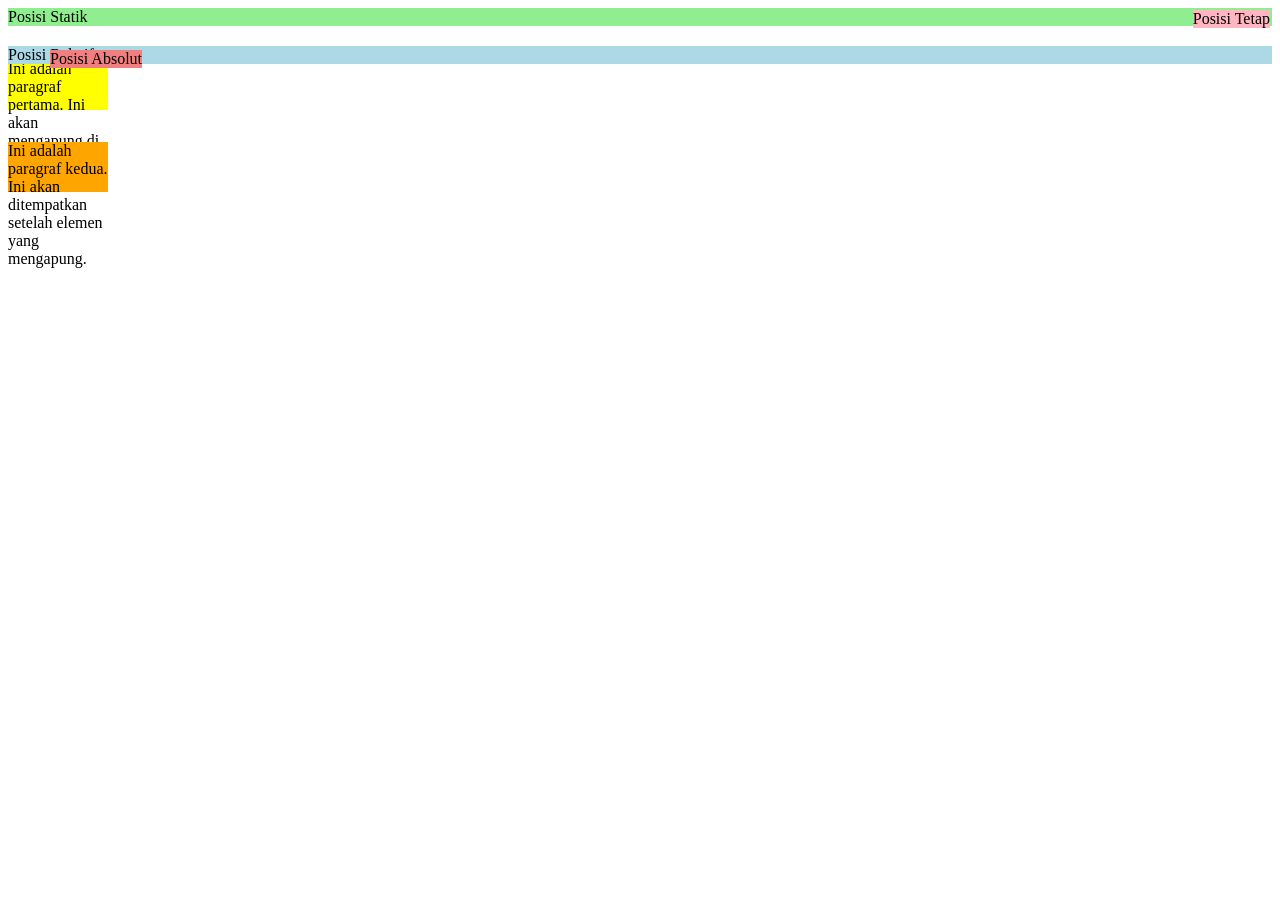
<file: PRAKTIKUM/Modul_03/Latihan_03_04.html>
<!DOCTYPE html>
<html lang="en">
<head>
    <meta charset="UTF-8">
    <meta name="viewport" content="width=device-width, initial-scale=1.0">
    <title>Praktikum Posisi dan Float</title>
    <link rel="stylesheet" href="stylesheet_03_04.css">
</head>
<body>
    <div class="box1">Posisi Statik</div>
    <div class="box2">Posisi Relatif</div>
    <div class="box3">Posisi Absolut</div>
    <div class="box4">Posisi Tetap</div>

    <p>Ini adalah paragraf pertama. Ini akan mengapung di sebelah kiri.</p>
    <p class="clear">Ini adalah paragraf kedua. Ini akan ditempatkan setelah elemen yang mengapung.</p>
</body>
</html>
</file>
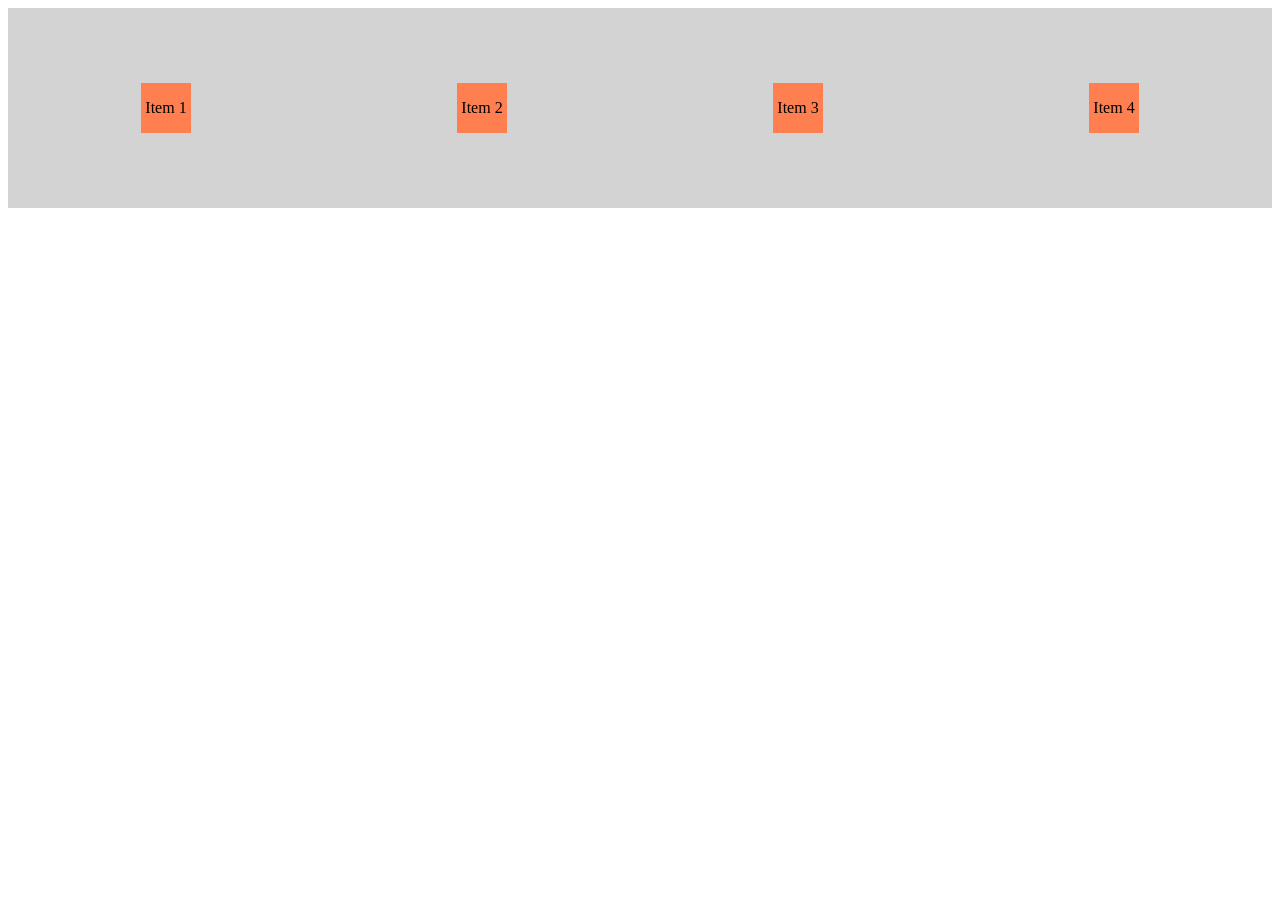
<file: PRAKTIKUM/Modul_03/Latihan_03_05.html>
<!DOCTYPE html>
<html lang="en">
<head>
    <meta charset="UTF-8">
    <meta name="viewport" content="width=device-width, initial-scale=1.0">
    <title>Praktikum Flexbox</title>
    <link rel="stylesheet" href="stylesheet_03_05.css">
</head>
<body>
    <div class="container">
        <div class="item">Item 1</div>
        <div class="item">Item 2</div>
        <div class="item">Item 3</div>
        <div class="item">Item 4</div>
    </div>
</body>
</html>
</file>
<file: TUGAS/TUGAS_WEB DESAIN_NIDAZM_20250910088/CV_BiodataDiri/style.css>
/* RESET */
* {
    margin: 0;
    padding: 0;
    box-sizing: border-box;
}

body {
    font-family: Arial, Helvetica, sans-serif;
    background: #eef2f7;
    color: #263445;
    line-height: 1.6;
}

/* NAVBAR */
.navbar {
    background: #172b4d;
    padding: 18px 7%;
    display: flex;
    justify-content: space-between;
    align-items: center;
    flex-wrap: wrap;
    gap: 15px;
}

.nav-logo {
    color: white;
    font-size: 17px;
    font-weight: bold;
    letter-spacing: 1px;
}

.nav-links {
    display: flex;
    gap: 25px;
    flex-wrap: wrap;
}

.nav-links a {
    color: #e0e7f0;
    text-decoration: none;
    font-size: 14px;
    font-weight: 600;
    transition: 0.3s;
}

.nav-links a:hover,
.nav-links a.active {
    color: #9fc4ed;
}

/* CV CONTAINER */
.cv-container {
    max-width: 1100px;
    margin: 40px auto;
    display: grid;
    grid-template-columns: 32% 68%;
    background: white;
    box-shadow: 0 8px 30px rgba(20, 40, 70, 0.12);
    border-radius: 10px;
    overflow: hidden;
}

/* SIDEBAR */
.sidebar {
    background: #172b4d;
    color: white;
    padding: 35px 28px;
}

.profile {
    text-align: center;
    margin-bottom: 35px;
}

.profile img {
    width: 155px;
    height: 155px;
    object-fit: cover;
    border-radius: 50%;
    border: 5px solid white;
    margin-bottom: 18px;
}

.profile h1 {
    font-size: 23px;
    line-height: 1.3;
    margin-bottom: 8px;
}

.profile p {
    color: #b8c9df;
    font-size: 14px;
}

/* SIDEBAR SECTION */
.side-section {
    margin-bottom: 30px;
}

.side-section h2 {
    font-size: 17px;
    letter-spacing: 1.5px;
}

.line {
    width: 45px;
    height: 3px;
    background: #8da9ca;
    margin: 10px 0 18px;
}

.contact-item {
    margin-bottom: 15px;
}

.contact-item strong {
    font-size: 13px;
    color: #b8c9df;
}

.contact-item p {
    font-size: 13px;
    color: #f0f4f9;
    overflow-wrap: anywhere;
}

/* SKILL BAR */
.skill {
    margin-bottom: 17px;
}

.skill-info {
    display: flex;
    justify-content: space-between;
    gap: 10px;
    font-size: 13px;
    margin-bottom: 7px;
}

.sidebar .skill-info {
    color: #f0f4f9;
}

.bar {
    width: 100%;
    height: 8px;
    background: #dce5ef;
    border-radius: 10px;
    overflow: hidden;
}

.fill {
    height: 100%;
    background: #4779ae;
    border-radius: 10px;
}

.indonesia {
    width: 90%;
}

.english {
    width: 50%;
}

/* MAIN CONTENT */
.content {
    padding: 40px 38px;
    background: white;
}

.content-section {
    margin-bottom: 35px;
}

.content-section h2 {
    color: #172b4d;
    font-size: 22px;
    letter-spacing: 1px;
}

.underline {
    width: 55px;
    height: 4px;
    background: #4779ae;
    margin: 9px 0 20px;
}

.content-section > p {
    color: #526174;
    font-size: 14px;
    text-align: justify;
}

/* EXPERIENCE TIMELINE */
.timeline {
    border-left: 2px solid #c8d6e6;
    padding-left: 22px;
    margin-left: 7px;
}

.timeline-item {
    position: relative;
    margin-bottom: 27px;
}

.timeline-item::before {
    content: "";
    position: absolute;
    left: -30px;
    top: 5px;
    width: 13px;
    height: 13px;
    background: #4779ae;
    border: 3px solid white;
    border-radius: 50%;
    box-shadow: 0 0 0 2px #4779ae;
}

.date {
    color: #4779ae;
    font-size: 12px;
    font-weight: bold;
}

.timeline-item h3,
.education-heading h3 {
    color: #172b4d;
    font-size: 16px;
    margin: 3px 0;
}

.timeline-item h4,
.education-item h4 {
    color: #6685a8;
    font-size: 13px;
    font-weight: 600;
    margin-bottom: 8px;
}

.timeline-item p,
.education-item p {
    color: #526174;
    font-size: 13px;
    text-align: justify;
}

/* EDUCATION */
.education-item {
    margin-bottom: 23px;
    padding-left: 15px;
    border-left: 3px solid #8da9ca;
}

.education-heading {
    display: flex;
    justify-content: space-between;
    align-items: center;
    gap: 10px;
    flex-wrap: wrap;
}

.education-heading span {
    color: #6685a8;
    font-size: 12px;
    font-weight: bold;
}

/* EXPERTISE */
.expertise-grid {
    display: grid;
    grid-template-columns: 1fr 1fr;
    gap: 22px 25px;
}

.expertise-item .skill-info {
    color: #34445a;
    font-weight: 600;
}

/* EXPERTISE LEVEL */
.word {
    width: 85%;
}

.excel {
    width: 70%;
}

.html {
    width: 75%;
}

.autocad {
    width: 80%;
}

.communication {
    width: 85%;
}

.teamwork {
    width: 90%;
}

/* FOOTER */
footer {
    background: #172b4d;
    color: #dce5ef;
    text-align: center;
    padding: 18px;
    font-size: 13px;
}

/* RESPONSIVE */
@media (max-width: 768px) {

    .navbar {
        justify-content: center;
        text-align: center;
    }

    .nav-links {
        justify-content: center;
        gap: 15px;
    }

    .cv-container {
        grid-template-columns: 1fr;
        margin: 20px;
    }

    .sidebar {
        padding: 30px;
    }

    .content {
        padding: 30px 25px;
    }

    .expertise-grid {
        grid-template-columns: 1fr;
    }
}

@media (max-width: 450px) {

    .nav-logo {
        font-size: 15px;
    }

    .nav-links a {
        font-size: 12px;
    }

    .profile h1 {
        font-size: 21px;
    }

    .content-section h2 {
        font-size: 19px;
    }
}
</file>
<file: TUGAS/TUGAS_WEB DESAIN_NIDAZM_20250910088/Profil_Keluarga/style.css>
* {
    margin: 0;
    padding: 0;
    box-sizing: border-box;
}

html {
    scroll-behavior: smooth;
}

body {
    font-family: 'Segoe UI', Arial, sans-serif;
    background: #f4f4f4;
    color: #292929;
    line-height: 1.7;
}

.container {
    width: 88%;
    max-width: 1200px;
    margin: auto;
}

.section {
    padding: 85px 8%;
}

.subtitle {
    color: #777;
    font-size: 12px;
    font-weight: 700;
    letter-spacing: 3px;
    margin-bottom: 12px;
}

.section-heading {
    max-width: 750px;
    margin: 0 auto 45px;
    text-align: center;
}

.section-heading h2 {
    font-size: 32px;
    color: #222;
    margin-bottom: 12px;
}

.section-heading > p:last-child {
    color: #777;
    font-size: 14px;
}

.line {
    width: 55px;
    height: 3px;
    background: #333;
    margin: 15px auto 20px;
}

.header {
    background: #171717;
    color: white;
    padding: 20px 0;
}

.navbar {
    display: flex;
    justify-content: space-between;
    align-items: center;
    gap: 20px;
}

.logo {
    font-size: 25px;
    font-weight: 800;
    letter-spacing: 2px;
}

.navbar nav {
    display: flex;
    gap: 25px;
}

.navbar nav a {
    color: #ddd;
    text-decoration: none;
    font-size: 13px;
    transition: 0.3s;
}

.navbar nav a:hover {
    color: white;
}

.nav-button {
    color: #222;
    background: white;
    padding: 10px 18px;
    border-radius: 3px;
    text-decoration: none;
    font-size: 13px;
    font-weight: bold;
    transition: 0.3s;
}

.nav-button:hover {
    background: #bdbdbd;
}

.hero {
    min-height: 550px;
    background: linear-gradient(
        90deg,
        rgba(0,0,0,0.88),
        rgba(0,0,0,0.45)
    ),
    url("images/WhatsApp Image 2026-10-22 at 14.32.09.jpeg");

    background-size: cover;
    background-position: center;
    display: flex;
    align-items: center;
    justify-content: space-between;
    padding: 70px 8%;
    color: white;
    gap: 40px;
}

.hero-content {
    max-width: 570px;
}

.hero .subtitle {
    color: #ccc;
}

.hero h1 {
    font-size: 65px;
    line-height: 1.1;
    margin-bottom: 22px;
}

.hero-content > p:not(.subtitle) {
    color: #ddd;
    font-size: 15px;
    max-width: 500px;
}

.hero-buttons {
    display: flex;
    flex-wrap: wrap;
    gap: 12px;
    margin-top: 28px;
}

.btn {
    display: inline-block;
    text-decoration: none;
    padding: 11px 22px;
    font-size: 13px;
    font-weight: 600;
    transition: 0.3s;
    border-radius: 3px;
}

.btn-light {
    background: white;
    color: #222;
}

.btn-light:hover {
    background: #ccc;
}

.btn-outline {
    border: 1px solid white;
    color: white;
}

.btn-outline:hover {
    background: white;
    color: #222;
}

.btn-dark {
    background: #222;
    color: white;
}

.btn-dark:hover {
    background: #555;
}

.address {
    margin-top: 35px;
    border-left: 3px solid white;
    padding-left: 15px;
}

.address p {
    color: #ddd;
    font-size: 13px;
}

.hero-image {
    width: 40%;
    max-width: 430px;
}

.hero-image img {
    width: 100%;
    height: 320px;
    object-fit: cover;
    border-radius: 5px;
    border: 5px solid rgba(255,255,255,0.3);
}

.about {
    background: #eee;
}

.about-box {
    display: flex;
    align-items: center;
    gap: 40px;
    max-width: 1000px;
    margin: auto;
}

.about-image {
    flex: 1;
}

.about-image img {
    width: 100%;
    height: 270px;
    object-fit: cover;
    border-radius: 4px;
}

.about-text {
    flex: 1;
}

.about-text h3 {
    font-size: 25px;
    margin-bottom: 15px;
}

.about-text p {
    color: #777;
    font-size: 14px;
    margin-bottom: 20px;
}

.vision {
    padding: 65px 8%;
    background: white;
}

.vision .section-heading {
    margin-bottom: 0;
}

.members {
    background: #e8e8e8;
}

.member-container {
    display: grid;
    grid-template-columns: repeat(3, 1fr);
    gap: 25px;
    max-width: 1050px;
    margin: auto;
}

.member-card {
    background: white;
    padding: 35px 25px;
    text-align: center;
    border-radius: 4px;
    box-shadow: 0 5px 20px rgba(0,0,0,0.05);
    transition: 0.3s;
}

.member-card:hover {
    transform: translateY(-7px);
    box-shadow: 0 10px 25px rgba(0,0,0,0.1);
}

.member-card span {
    display: inline-block;
    font-size: 30px;
    font-weight: 800;
    color: #aaa;
    margin-bottom: 15px;
}

.member-card h3 {
    font-size: 19px;
    margin-bottom: 5px;
}

.member-card .status {
    color: #777;
    font-size: 12px;
    font-weight: bold;
    letter-spacing: 2px;
}

.member-card hr {
    width: 45px;
    margin: 18px auto;
    border: 1px solid #333;
}

.member-card p:last-child {
    color: #777;
    font-size: 13px;
}

.activities {
    display: grid;
    grid-template-columns: 1fr 1fr;
    gap: 30px;
    padding: 80px 8%;
    background: white;
}

.activity-box {
    background: #eee;
    padding: 35px;
    border-radius: 4px;
}

.activity-box h2 {
    font-size: 24px;
    margin-bottom: 20px;
}

.activity-box ul {
    padding-left: 20px;
    color: #666;
    font-size: 14px;
}

.activity-box li {
    margin-bottom: 10px;
}

.cta {
    background: #222;
    color: white;
    text-align: center;
    padding: 75px 8%;
}

.cta .subtitle {
    color: #bbb;
}

.cta h2 {
    font-size: 30px;
    margin-bottom: 15px;
}

.cta > p:not(.subtitle) {
    color: #ccc;
    font-size: 14px;
    margin-bottom: 25px;
}

.message {
    background: #eee;
}

.message form {
    max-width: 650px;
    margin: auto;
    background: white;
    padding: 35px;
    border-radius: 5px;
}

.message label {
    display: block;
    font-size: 14px;
    font-weight: 600;
    margin-bottom: 7px;
}

.message input,
.message textarea {
    width: 100%;
    padding: 13px;
    margin-bottom: 20px;
    border: 1px solid #ccc;
    border-radius: 3px;
    font-family: inherit;
    font-size: 14px;
}

.message input:focus,
.message textarea:focus {
    outline: none;
    border-color: #333;
}

.form-buttons {
    display: flex;
    gap: 10px;
}

.form-buttons button {
    border: none;
    background: #222;
    color: white;
    padding: 12px 25px;
    cursor: pointer;
    border-radius: 3px;
}

.form-buttons button:hover {
    background: #555;
}

.form-buttons .reset {
    background: #888;
}

.footer {
    background: #171717;
    color: white;
    text-align: center;
    padding: 40px 15px;
}

.footer h3 {
    font-size: 23px;
    letter-spacing: 2px;
    margin-bottom: 10px;
}

.footer p {
    color: #aaa;
    font-size: 13px;
    margin-bottom: 5px;
}

.footer-line {
    width: 60px;
    height: 2px;
    background: white;
    margin: 20px auto;
}

@media (max-width: 850px) {
    .navbar {
        flex-wrap: wrap;
    }

    .navbar nav {
        order: 3;
        width: 100%;
        justify-content: center;
        flex-wrap: wrap;
    }

    .hero {
        flex-direction: column;
        align-items: flex-start;
    }

    .hero-image {
        width: 100%;
        max-width: 500px;
    }

    .about-box {
        flex-direction: column;
    }

    .member-container {
        grid-template-columns: 1fr 1fr;
    }
}

@media (max-width: 550px) {
    .section {
        padding: 60px 6%;
    }

    .hero {
        padding: 60px 6%;
    }

    .hero h1 {
        font-size: 45px;
    }

    .hero-image img {
        height: 230px;
    }

    .member-container {
        grid-template-columns: 1fr;
    }

    .activities {
        grid-template-columns: 1fr;
        padding: 60px 6%;
    }

    .cta h2 {
        font-size: 24px;
    }

    .message form {
        padding: 22px;
    }
}
</file>
<file: PRAKTIKUM/Modul_03/stylesheet_03_01.css>
.Kotak {
    width: 200px;
    height: 200px;
    background-color: green;
}
</file>
<file: PRAKTIKUM/Modul_03/stylesheet_03_02.css>
#judul {
    color: blue;
}
.text-merah {
    color: red;
}
a[title] {
    text-decoration: none;
    color: green;
}
</file>
<file: PRAKTIKUM/Modul_03/stylesheet_03_03.css>
.kotak {
    width: 100px;
    height: 100px;
    background-color: lightblue;
}
.kotak:first-of-type {
    padding: 20px;
    border: 5px solid black;
}
.kotak:last-of-type {
    margin: 20px;
    border: 5px solid black;
}
</file>
<file: PRAKTIKUM/Modul_03/stylesheet_03_04.css>
.box1 {
    position: static;
    background-color: lightgreen;
}
.box2 {
    position: relative;
    top: 20px;
    background-color: lightblue;
}
.box3 {
    position: absolute;
    top: 50px;
    left: 50px;
    background-color: lightcoral;
}
.box4 {
    position: fixed;
    top: 10px;
    right: 10px;
    background-color: lightpink;
}
p{
    float: left;
    width: 100px;
    height: 50px;
    background-color: yellow;
    margin-right: 10px;
}
.clear {
    clear: left;
    background-color: orange;
}
</file>
<file: PRAKTIKUM/Modul_03/stylesheet_03_05.css>
.container {
    display: flex;
    justify-content: space-around;
    align-items: center;
    height: 200px;
    background-color: lightgray;
}

.item {
    width: 50px;
    height: 50px;
    background-color: coral;
    display: flex;
    justify-content: center;
    align-items: center;
}
</file>
